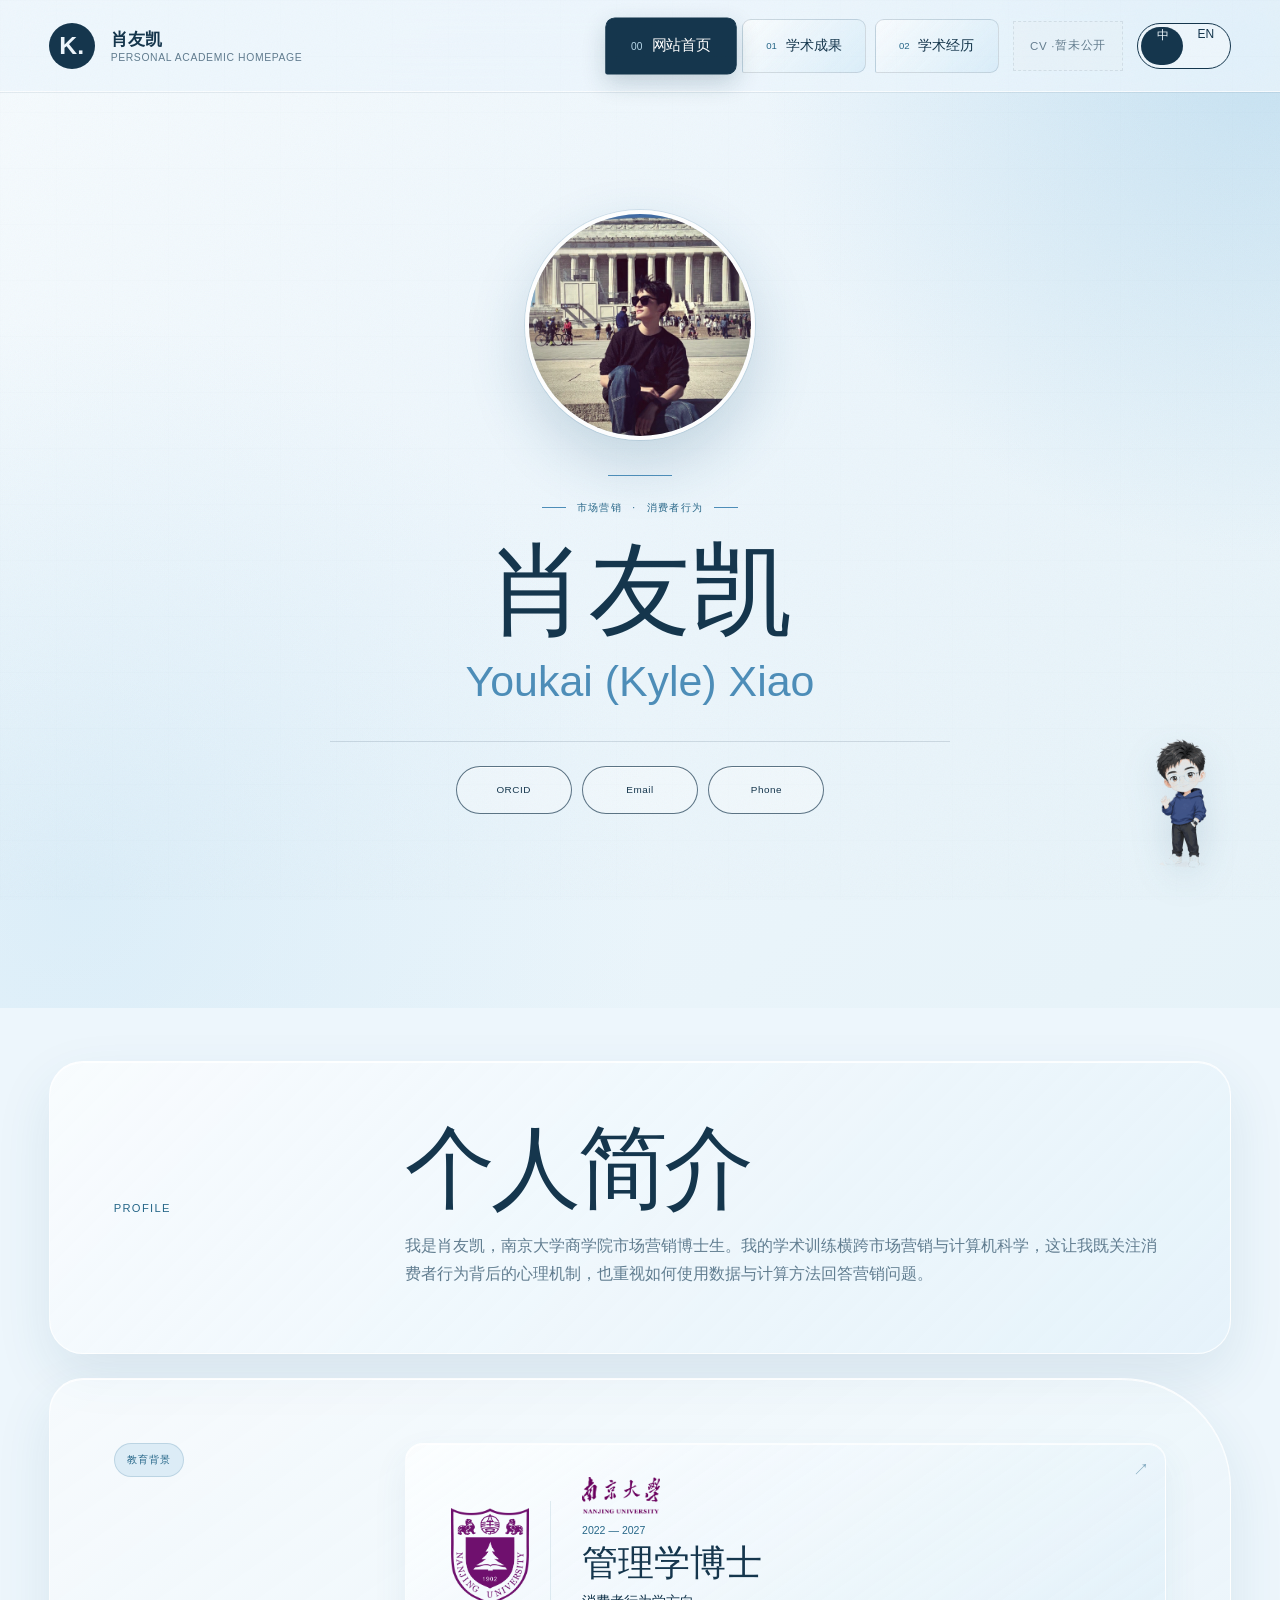
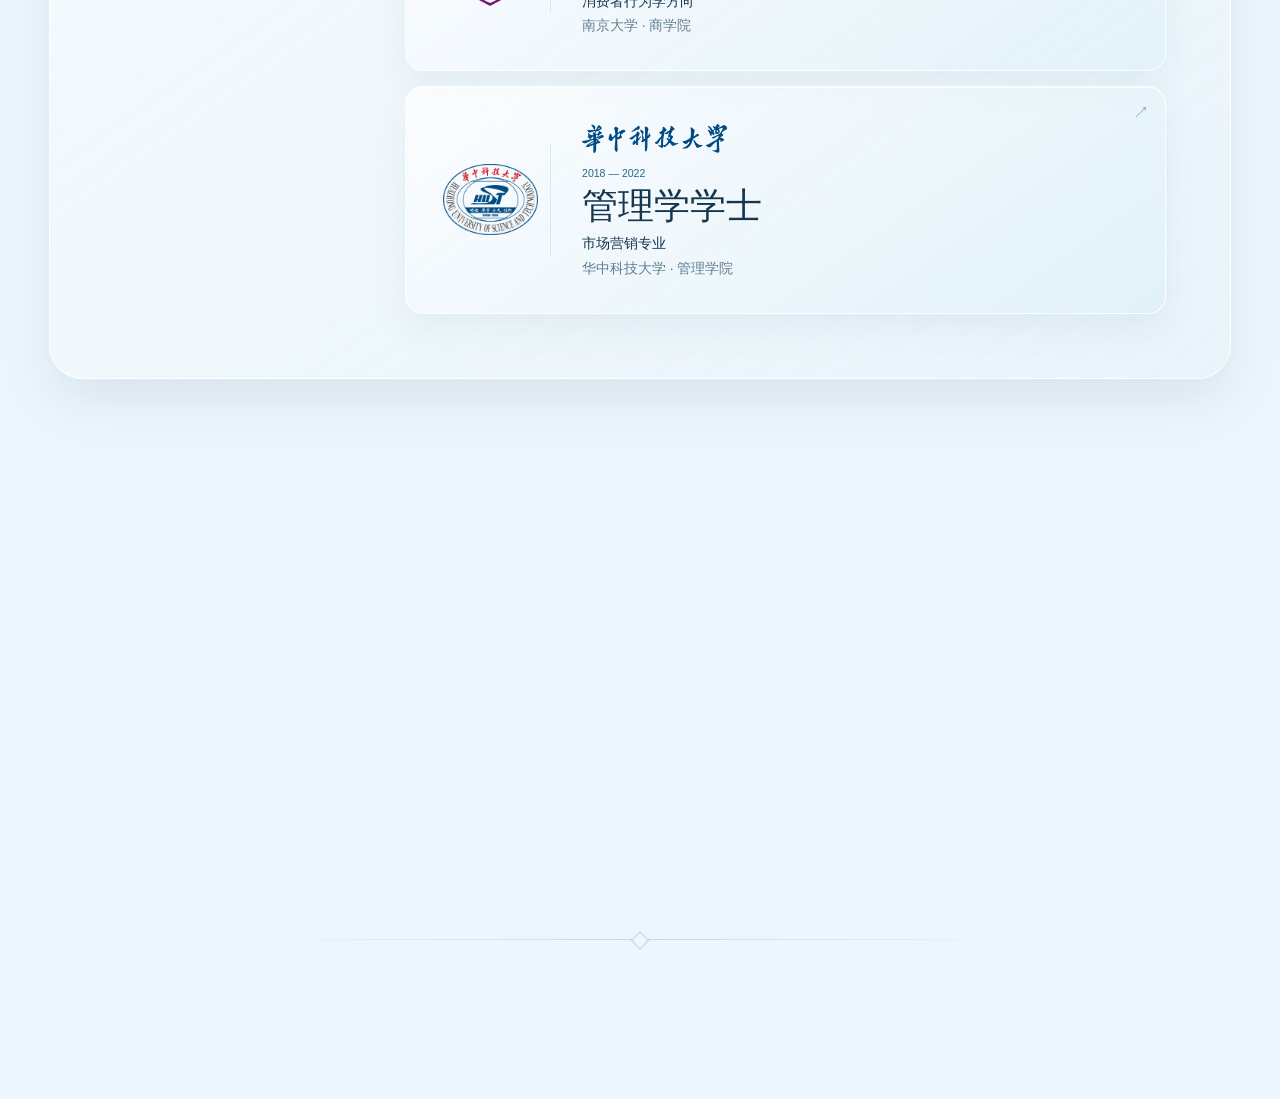
<file: index.html>
<!doctype html>
<html lang="zh-CN" data-language="zh">
  <head>
    <meta charset="UTF-8" />
    <meta name="viewport" content="width=device-width, initial-scale=1.0" />
    <meta name="description" content="肖友凯（Youkai Kyle Xiao）的个人学术主页。" />
    <meta name="theme-color" content="#edf6fc" />
    <title>肖友凯 — 学术主页</title>
    <link rel="preconnect" href="https://fonts.googleapis.com" />
    <link rel="preconnect" href="https://fonts.gstatic.com" crossorigin />
    <link href="https://fonts.googleapis.com/css2?family=DM+Mono:wght@400;500&family=DM+Sans:wght@400;500;600&family=Instrument+Serif:ital@0;1&family=Noto+Sans+SC:wght@400;500;600&display=swap" rel="stylesheet" />
    <link rel="stylesheet" href="styles.css?v=mobile-education-3" />
    <script src="script.js" defer></script>
  </head>
  <body data-title-zh="肖友凯 — 学术主页" data-title-en="Kyle Xiao — Academic Homepage">
    <header class="site-header">
      <a class="brand" href="index.html">
        <span class="brand-mark">K.</span>
        <span class="brand-copy"><strong data-zh="肖友凯" data-en="Kyle Xiao">肖友凯</strong><small>PERSONAL ACADEMIC HOMEPAGE</small></span>
      </a>
      <div class="header-actions">
        <button class="language-toggle" type="button" aria-label="切换至英文">
          <span class="language-indicator" aria-hidden="true"></span>
          <span class="language-option" data-language="zh">中</span>
          <span class="language-option" data-language="en">EN</span>
        </button>
      </div>
    </header>

    <main class="cover home-scroll-target" id="home" data-section="index.html">
      <section class="cover-profile reveal">
        <div class="cover-portrait">
          <img src="图像资源/头像.jpg" alt="肖友凯的个人照片" data-zh-alt="肖友凯的个人照片" data-en-alt="Portrait of Youkai (Kyle) Xiao" />
        </div>
        <div class="profile-copy">
          <p class="eyebrow" data-zh="市场营销 · 消费者行为" data-en="MARKETING · CONSUMER BEHAVIOR">市场营销 · 消费者行为</p>
          <h1 class="bilingual-name" aria-label="肖友凯, Youkai (Kyle) Xiao">
            <span class="name-zh">肖友凯</span>
            <span class="name-en">Youkai (Kyle) Xiao</span>
          </h1>
          <div class="profile-links">
            <button class="pill-link contact-toggle" type="button" aria-expanded="false" data-contact-label="ORCID" data-contact-value="0000-0003-2931-7354" data-contact-href="https://orcid.org/0000-0003-2931-7354">ORCID</button>
            <button class="pill-link contact-toggle" type="button" aria-expanded="false" data-contact-label="Email" data-contact-value="youkaixiao@smail.nju.edu.cn" data-contact-href="mailto:youkaixiao@smail.nju.edu.cn">Email</button>
            <button class="pill-link contact-toggle" type="button" aria-expanded="false" data-contact-label="Phone" data-contact-value="(+86) 13986695153" data-contact-href="tel:+8613986695153">Phone</button>
          </div>
          <div class="contact-detail-display" aria-live="polite" hidden><span class="contact-detail-label"></span><a class="contact-detail-value"></a></div>
        </div>
      </section>

    </main>

    <section class="home-info home-scroll-target reveal" id="profile">
      <div class="home-section-heading"><span class="page-number">PROFILE</span><div><h2 data-zh="个人简介" data-en="Profile">个人简介</h2><p data-zh="我是肖友凯，南京大学商学院市场营销博士生。我的学术训练横跨市场营销与计算机科学，这让我既关注消费者行为背后的心理机制，也重视如何使用数据与计算方法回答营销问题。" data-en="I am Youkai (Kyle) Xiao, a PhD candidate in Marketing at Nanjing University Business School. My training spans marketing and computer science, shaping my interest in both the psychological mechanisms behind consumer behavior and the use of data and computational methods in marketing research.">我是肖友凯，南京大学商学院市场营销博士生。我的学术训练横跨市场营销与计算机科学，这让我既关注消费者行为背后的心理机制，也重视如何使用数据与计算方法回答营销问题。</p></div></div>
      <section class="home-education"><span class="content-label" data-zh="教育背景" data-en="EDUCATION">教育背景</span><div class="school-list">
        <a class="school-card" href="https://nubs.nju.edu.cn/main.htm" target="_blank" rel="noreferrer" aria-label="访问南京大学商学院官网"><img class="school-card-mark" src="图像资源/南大标识.png" alt="南京大学标识" /><div class="school-card-copy"><p class="school-card-year">2022 — 2027</p><h3 data-zh="管理学博士" data-en="Ph.D. in Management">管理学博士</h3><p class="school-card-major" data-zh="消费者行为学方向" data-en="Consumer Behavior">消费者行为学方向</p><p class="school-card-institution" data-zh="南京大学 · 商学院" data-en="Business School, Nanjing University">南京大学 · 商学院</p></div><img class="school-card-name" src="图像资源/南大名字.png" alt="南京大学" /><span class="school-card-arrow" aria-hidden="true">↗</span></a>
        <a class="school-card" href="http://cm.hust.edu.cn/index.htm" target="_blank" rel="noreferrer" aria-label="访问华中科技大学管理学院官网"><img class="school-card-mark" src="图像资源/华科标识.png" alt="华中科技大学标识" /><div class="school-card-copy"><p class="school-card-year">2018 — 2022</p><h3 data-zh="管理学学士" data-en="Bachelor of Management">管理学学士</h3><p class="school-card-major" data-zh="市场营销专业" data-en="Marketing">市场营销专业</p><p class="school-card-institution" data-zh="华中科技大学 · 管理学院" data-en="School of Management, Huazhong University of Science and Technology">华中科技大学 · 管理学院</p></div><img class="school-card-name" src="图像资源/华科名字.png" alt="华中科技大学" /><span class="school-card-arrow" aria-hidden="true">↗</span></a>
      </div></section>
    </section>

    <section class="home-info home-info-research home-scroll-target reveal" id="research">
      <div class="home-section-heading compact"><span class="page-number">RESEARCH</span><div><h2 data-zh="研究兴趣" data-en="Research Interests">研究兴趣</h2></div></div>
      <div class="interest-grid compact-interest-grid">
        <article class="interest-item"><h3 data-zh="消费者心理" data-en="Consumer Psychology">消费者心理</h3></article><article class="interest-item"><h3 data-zh="感官营销" data-en="Sensory Marketing">感官营销</h3></article><article class="interest-item"><h3 data-zh="广告设计" data-en="Advertising Design">广告设计</h3></article><article class="interest-item"><h3 data-zh="行为决策" data-en="Behavioral Decision Making">行为决策</h3></article><article class="interest-item"><h3 data-zh="体验消费" data-en="Experiential Consumption">体验消费</h3></article><article class="interest-item"><h3 data-zh="健康消费" data-en="Health Consumption">健康消费</h3></article>
      </div>
    </section>

  </body>
</html>
</file>
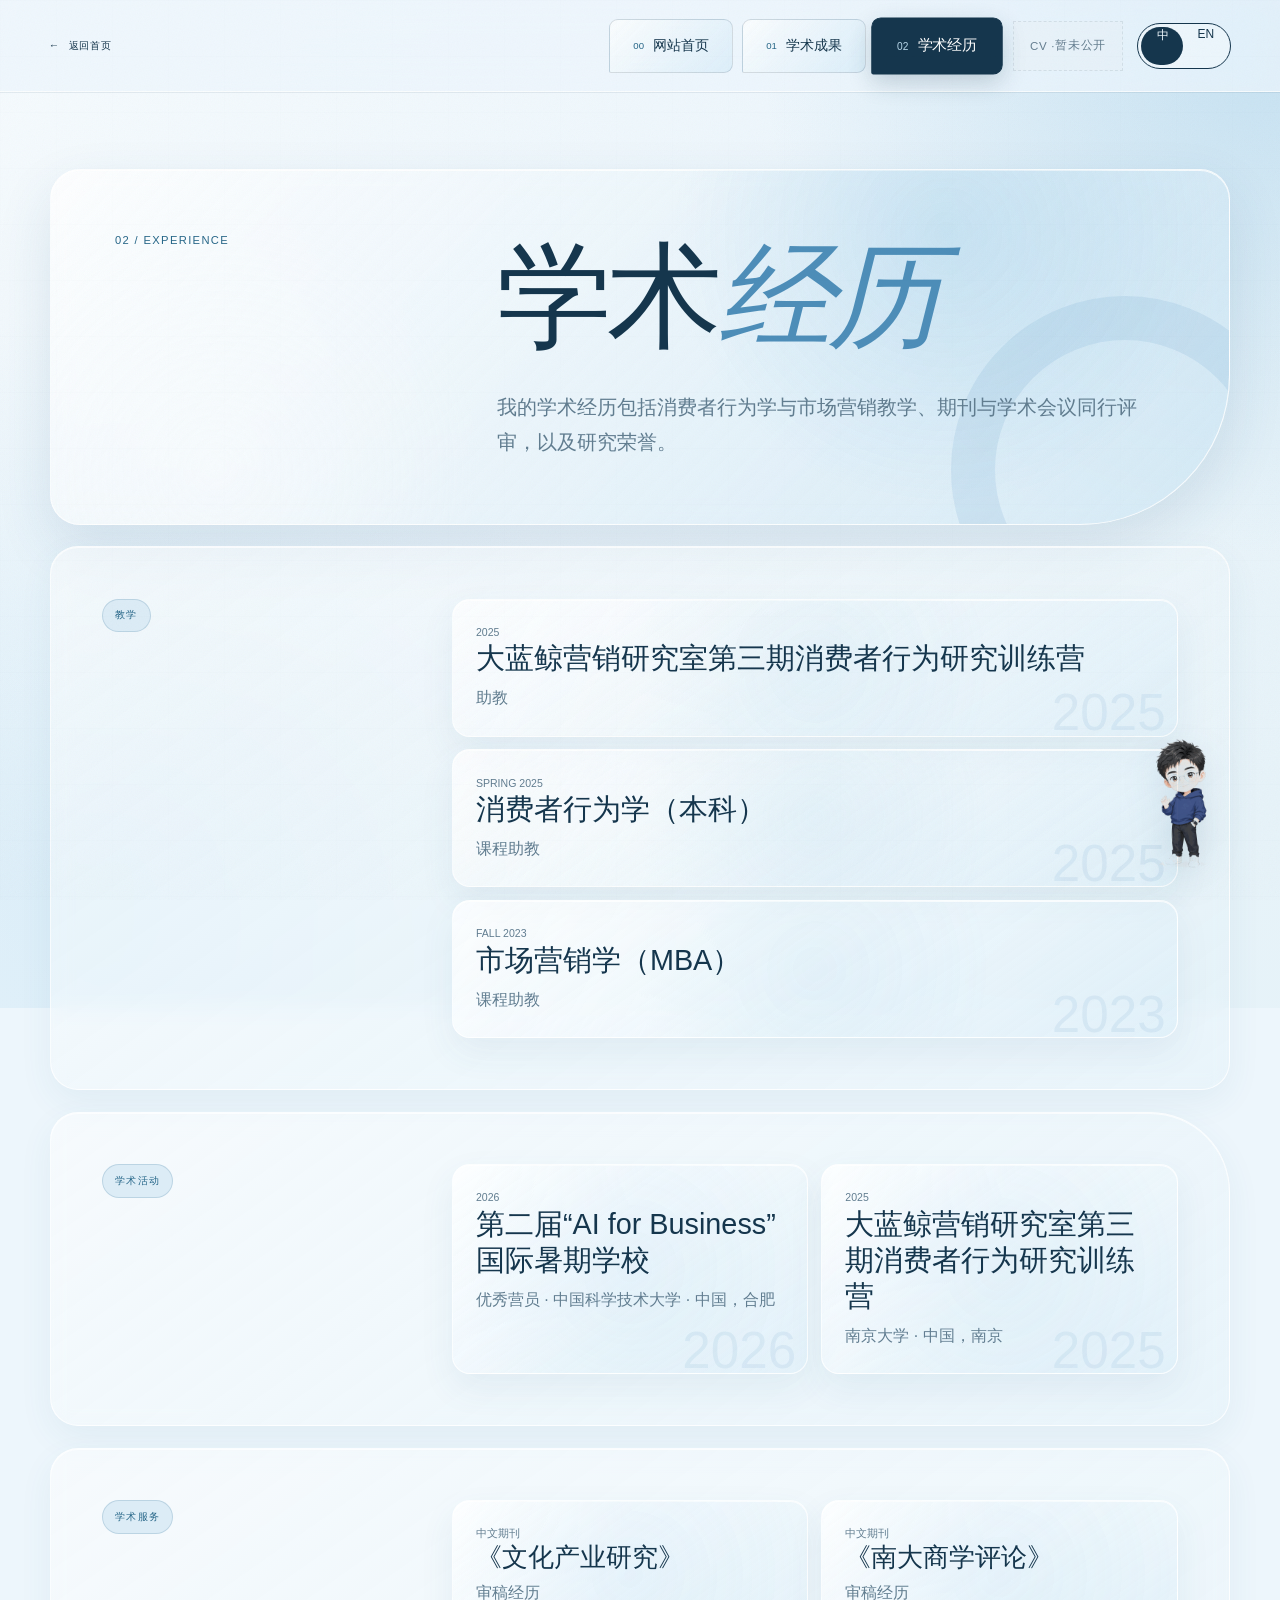
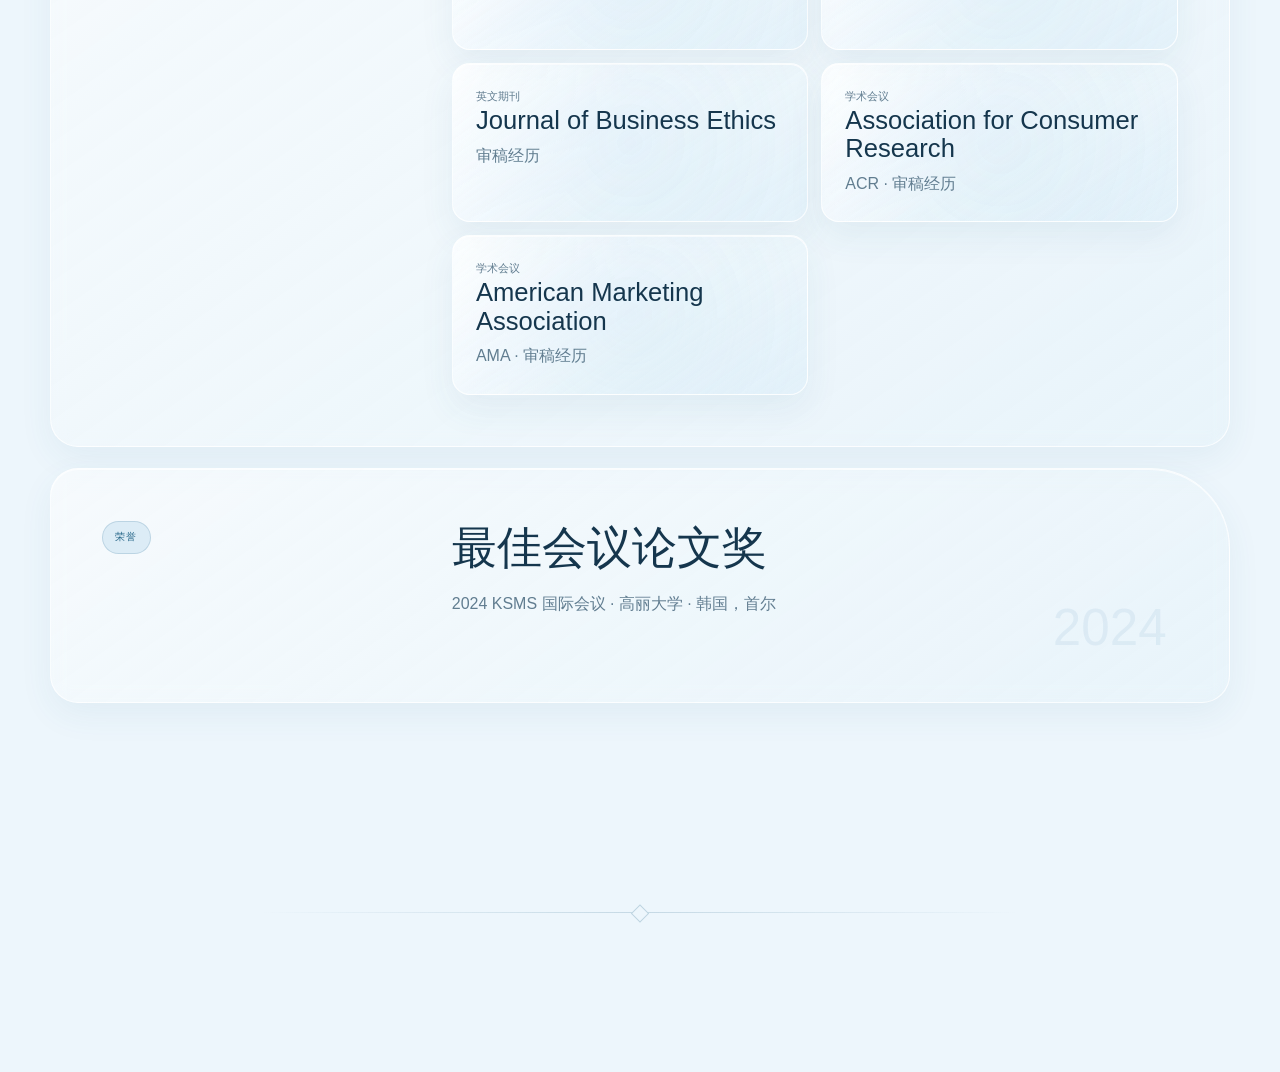
<file: experience.html>
<!doctype html><html lang="zh-CN" data-language="zh"><head>
  <meta charset="UTF-8" /><meta name="viewport" content="width=device-width, initial-scale=1.0" /><meta name="theme-color" content="#edf6fc" /><title>肖友凯的学术经历</title>
  <link rel="preconnect" href="https://fonts.googleapis.com" /><link rel="preconnect" href="https://fonts.gstatic.com" crossorigin /><link href="https://fonts.googleapis.com/css2?family=DM+Mono:wght@400;500&family=DM+Sans:wght@400;500;600&family=Instrument+Serif:ital@0;1&family=Noto+Sans+SC:wght@400;500;600&display=swap" rel="stylesheet" /><link rel="stylesheet" href="styles.css" /><script src="script.js" defer></script>
</head><body data-title-zh="肖友凯的学术经历" data-title-en="Kyle Xiao — Experience">
  <header class="site-header"><a class="back-home" href="index.html"><span>←</span><span data-zh="返回首页" data-en="BACK HOME">返回首页</span></a><div class="header-actions"><button class="language-toggle" type="button" aria-label="切换至英文"><span class="language-indicator"></span><span class="language-option" data-language="zh">中</span><span class="language-option" data-language="en">EN</span></button></div></header>
  <main class="page-main"><section class="page-hero reveal"><span class="page-number">02 / EXPERIENCE</span><div><h1 data-zh-html="学术<em>经历</em>" data-en-html="Academic <em>Experience</em>">学术<em>经历</em></h1><p class="page-lead" data-zh="我的学术经历包括消费者行为学与市场营销教学、期刊与学术会议同行评审，以及研究荣誉。" data-en="My academic experience includes teaching in consumer behavior and marketing, peer review for journals and academic conferences, and research recognition.">我的学术经历包括消费者行为学与市场营销教学、期刊与学术会议同行评审，以及研究荣誉。</p></div></section>
    <section class="content-section reveal"><span class="content-label" data-zh="教学" data-en="TEACHING">教学</span><div class="content-body"><article class="timeline-item"><p class="timeline-year">2025</p><h3 data-zh="大蓝鲸营销研究室第三期消费者行为研究训练营" data-en="Blue Whale Marketing Lab Consumer Behavior Research Camp, Cohort III">大蓝鲸营销研究室第三期消费者行为研究训练营</h3><p data-zh="助教" data-en="Teaching Assistant">助教</p></article><article class="timeline-item"><p class="timeline-year">SPRING 2025</p><h3 data-zh="消费者行为学（本科）" data-en="Consumer Behavior (Undergraduate)">消费者行为学（本科）</h3><p data-zh="课程助教" data-en="Teaching Assistant">课程助教</p></article><article class="timeline-item"><p class="timeline-year">FALL 2023</p><h3 data-zh="市场营销学（MBA）" data-en="Marketing (MBA)">市场营销学（MBA）</h3><p data-zh="课程助教" data-en="Teaching Assistant">课程助教</p></article></div></section>
    <section class="content-section reveal"><span class="content-label" data-zh="学术活动" data-en="ACADEMIC ACTIVITIES">学术活动</span><div class="content-body service-grid"><article class="timeline-item activity-item"><p class="timeline-year">2026</p><h3 data-zh="第二届“AI for Business”国际暑期学校" data-en="The 2nd AI for Business International Summer School">第二届“AI for Business”国际暑期学校</h3><p data-zh="优秀营员 · 中国科学技术大学 · 中国，合肥" data-en="Outstanding Participant · University of Science and Technology of China · Hefei, China">优秀营员 · 中国科学技术大学 · 中国，合肥</p></article><article class="timeline-item activity-item"><p class="timeline-year">2025</p><h3 data-zh="大蓝鲸营销研究室第三期消费者行为研究训练营" data-en="Blue Whale Marketing Lab Consumer Behavior Research Camp, Cohort III">大蓝鲸营销研究室第三期消费者行为研究训练营</h3><p data-zh="南京大学 · 中国，南京" data-en="Nanjing University · Nanjing, China">南京大学 · 中国，南京</p></article></div></section>
    <section class="content-section reveal"><span class="content-label" data-zh="学术服务" data-en="ACADEMIC SERVICE">学术服务</span><div class="content-body service-grid">
      <article class="timeline-item service-item"><p class="timeline-year" data-zh="中文期刊" data-en="CHINESE JOURNAL">中文期刊</p><h3>《文化产业研究》</h3><p data-zh="审稿经历" data-en="Review experience">审稿经历</p></article>
      <article class="timeline-item service-item"><p class="timeline-year" data-zh="中文期刊" data-en="CHINESE JOURNAL">中文期刊</p><h3>《南大商学评论》</h3><p data-zh="审稿经历" data-en="Review experience">审稿经历</p></article>
      <article class="timeline-item service-item"><p class="timeline-year" data-zh="英文期刊" data-en="ENGLISH JOURNAL">英文期刊</p><h3>Journal of Business Ethics</h3><p data-zh="审稿经历" data-en="Review experience">审稿经历</p></article>
      <article class="timeline-item service-item"><p class="timeline-year" data-zh="学术会议" data-en="ACADEMIC CONFERENCE">学术会议</p><h3>Association for Consumer Research</h3><p>ACR · <span data-zh="审稿经历" data-en="Review experience">审稿经历</span></p></article>
      <article class="timeline-item service-item"><p class="timeline-year" data-zh="学术会议" data-en="ACADEMIC CONFERENCE">学术会议</p><h3>American Marketing Association</h3><p>AMA · <span data-zh="审稿经历" data-en="Review experience">审稿经历</span></p></article>
    </div></section>
    <section class="content-section reveal"><span class="content-label" data-zh="荣誉" data-en="HONORS">荣誉</span><div class="content-body year-card" data-year="2024"><h2 data-zh="最佳会议论文奖" data-en="Best Conference Paper Award">最佳会议论文奖</h2><p data-zh="2024 KSMS 国际会议 · 高丽大学 · 韩国，首尔" data-en="2024 KSMS International Conference · Korea University · Seoul, South Korea">2024 KSMS 国际会议 · 高丽大学 · 韩国，首尔</p></div></section>
  </main>
</body></html>
</file>
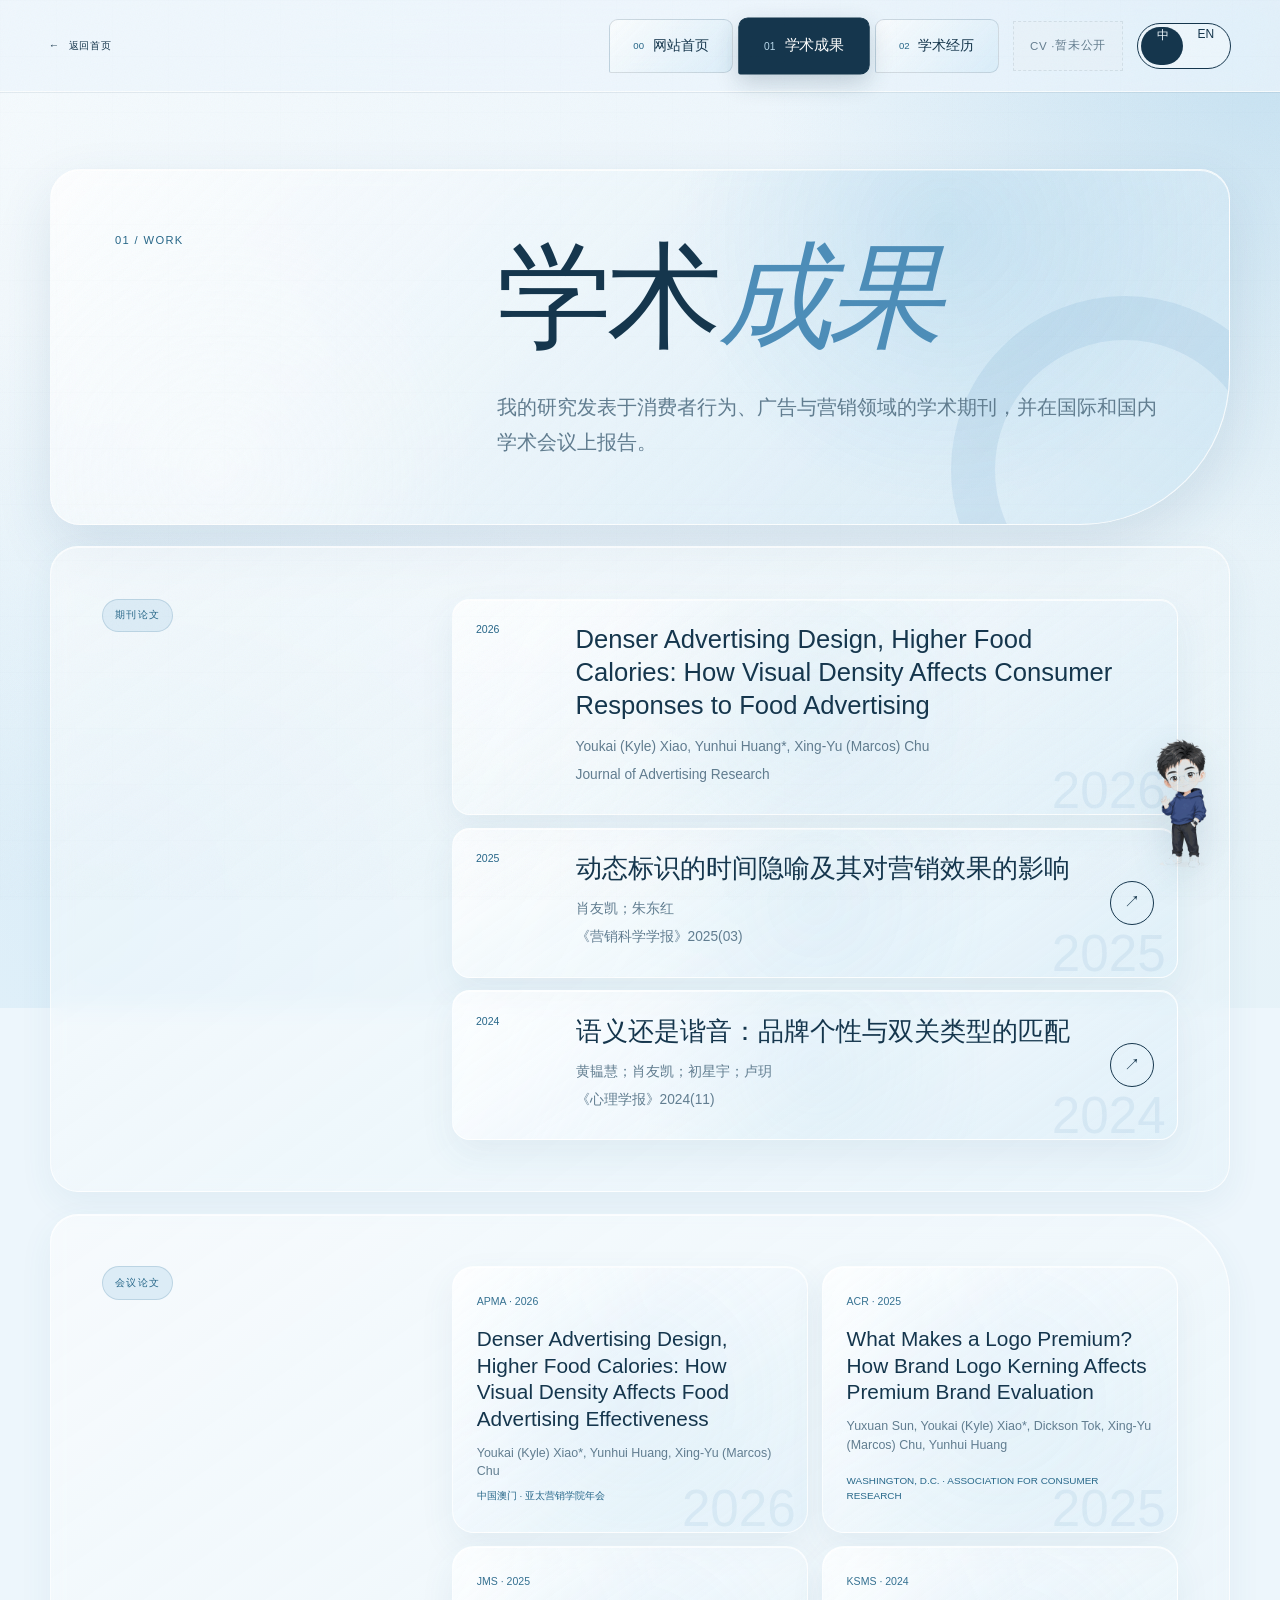
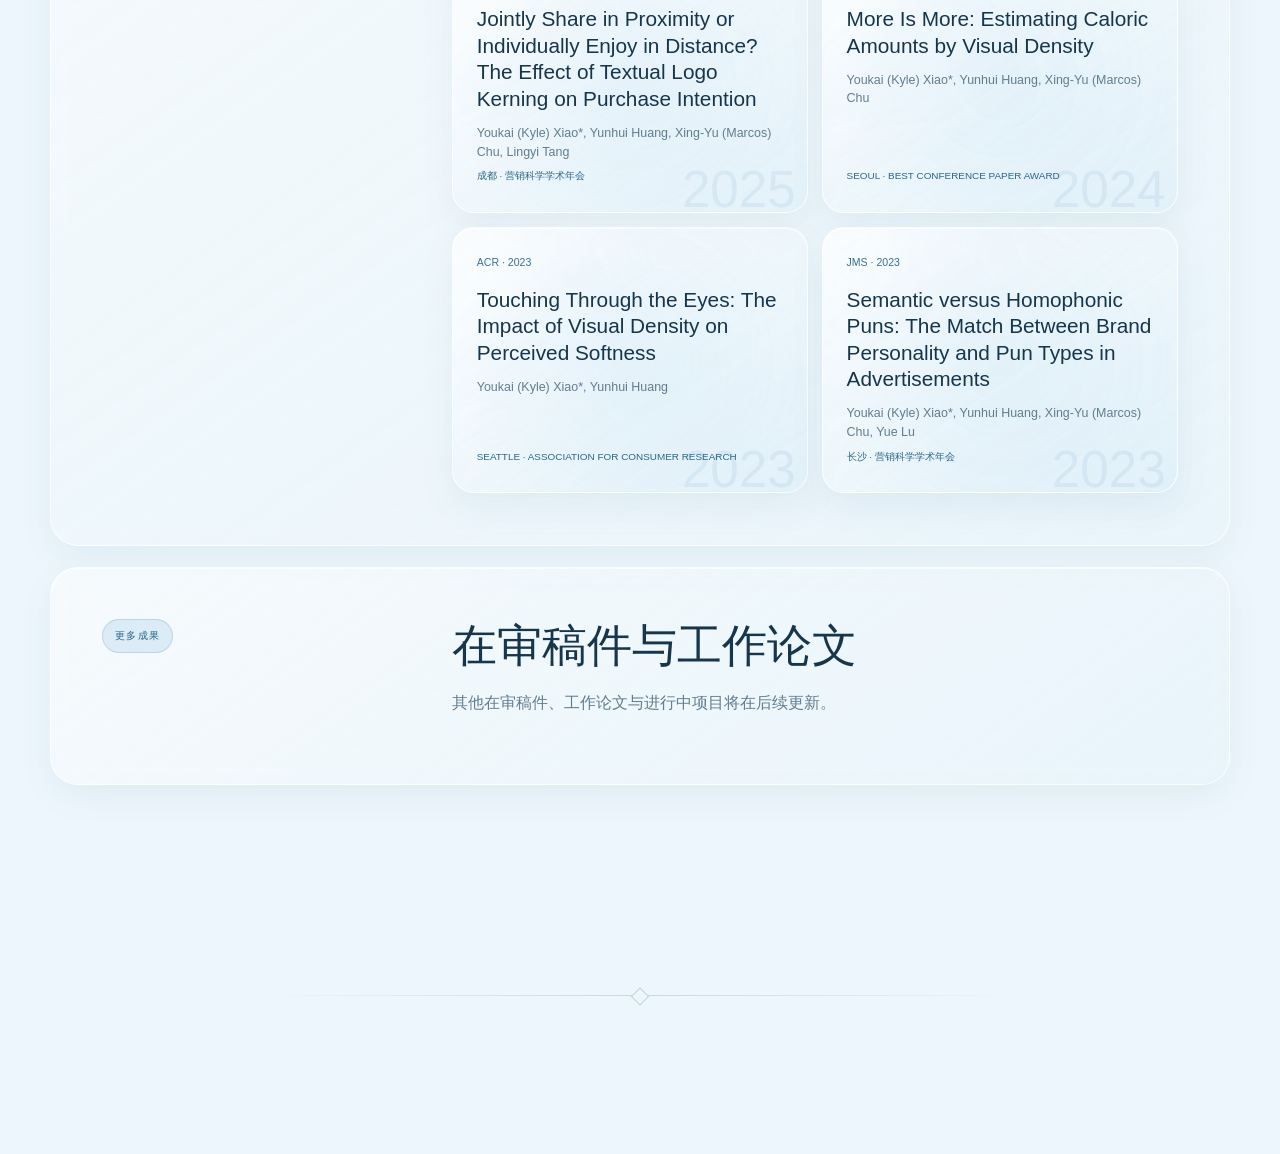
<file: publications.html>
<!doctype html><html lang="zh-CN" data-language="zh"><head>
  <meta charset="UTF-8" /><meta name="viewport" content="width=device-width, initial-scale=1.0" /><meta name="theme-color" content="#edf6fc" /><title>肖友凯的学术成果</title>
  <link rel="preconnect" href="https://fonts.googleapis.com" /><link rel="preconnect" href="https://fonts.gstatic.com" crossorigin /><link href="https://fonts.googleapis.com/css2?family=DM+Mono:wght@400;500&family=DM+Sans:wght@400;500;600&family=Instrument+Serif:ital@0;1&family=Noto+Sans+SC:wght@400;500;600&display=swap" rel="stylesheet" /><link rel="stylesheet" href="styles.css" /><script src="script.js" defer></script>
</head><body data-title-zh="肖友凯的学术成果" data-title-en="Kyle Xiao — Publications">
  <header class="site-header"><a class="back-home" href="index.html"><span>←</span><span data-zh="返回首页" data-en="BACK HOME">返回首页</span></a><div class="header-actions"><button class="language-toggle" type="button" aria-label="切换至英文"><span class="language-indicator"></span><span class="language-option" data-language="zh">中</span><span class="language-option" data-language="en">EN</span></button></div></header>
  <main class="page-main"><section class="page-hero reveal"><span class="page-number">01 / WORK</span><div><h1 data-zh-html="学术<em>成果</em>" data-en-html="Selected <em>Work</em>">学术<em>成果</em></h1><p class="page-lead" data-zh="我的研究发表于消费者行为、广告与营销领域的学术期刊，并在国际和国内学术会议上报告。" data-en="My work appears in journals across consumer behavior, advertising, and marketing, and has been presented at international and national conferences.">我的研究发表于消费者行为、广告与营销领域的学术期刊，并在国际和国内学术会议上报告。</p></div></section>
    <section class="content-section reveal"><span class="content-label" data-zh="期刊论文" data-en="JOURNAL ARTICLES">期刊论文</span><div class="content-body">
      <article class="publication-item"><span class="publication-year">2026</span><div><h2>Denser Advertising Design, Higher Food Calories: How Visual Density Affects Consumer Responses to Food Advertising</h2><p>Youkai (Kyle) Xiao, Yunhui Huang*, Xing-Yu (Marcos) Chu</p><p>Journal of Advertising Research</p></div><span></span></article>
      <article class="publication-item"><span class="publication-year">2025</span><div><h2 data-zh="动态标识的时间隐喻及其对营销效果的影响" data-en="The Temporal Metaphor of Animated Logos and Its Influence on Marketing Effectiveness">动态标识的时间隐喻及其对营销效果的影响</h2><p data-zh="肖友凯；朱东红" data-en="Youkai (Kyle) Xiao, Donghong Zhu*">肖友凯；朱东红</p><p data-zh="《营销科学学报》2025(03)" data-en="Journal of Marketing Science, 2025(03)">《营销科学学报》2025(03)</p></div><a class="round-link" href="https://kns.cnki.net/kcms2/article/abstract?v=myyot3CgzEo1CDJ8a0gveaJnaEwQAXywF2UildMaMBefoq5PpcsJe9HCF5RKduEWD7tXuJRg2lttQpEk_wo8UdUOdZ7T-HzEecH8AD1U_xPqcG7WPDcpnyl5clTQJzhtVMS0WsRxepv-GbcIRwjoi4AiATSAQMHr&uniplatform=NZKPT&language=CHS" target="_blank" rel="noreferrer" aria-label="查看论文">↗</a></article>
      <article class="publication-item"><span class="publication-year">2024</span><div><h2 data-zh="语义还是谐音：品牌个性与双关类型的匹配" data-en="Semantic versus Homophonic Puns: The Match Between Brand Personality and Pun Types in Advertisements">语义还是谐音：品牌个性与双关类型的匹配</h2><p data-zh="黄韫慧；肖友凯；初星宇；卢玥" data-en="Yunhui Huang, Youkai (Kyle) Xiao, Xing-Yu (Marcos) Chu*, Yue Lu">黄韫慧；肖友凯；初星宇；卢玥</p><p data-zh="《心理学报》2024(11)" data-en="Acta Psychologica Sinica, 2024(11)">《心理学报》2024(11)</p></div><a class="round-link" href="https://kns.cnki.net/kcms2/article/abstract?v=myyot3CgzEo1CDJ8a0gveaJnaEwQAXywF2UildMaMBcN8IxKLIPdeUQSyz_rs76t__b8ISbt6ImDzejApGGZIZcSCP3l4JJ_hU2B8LdYsFi0SbXVUq7-krLIYSbqnCLoFcbUKvM8q3BRXPtGm4DQaf30rK1wg1CW&uniplatform=NZKPT&language=CHS" target="_blank" rel="noreferrer" aria-label="查看论文">↗</a></article>
    </div></section>
    <section class="content-section reveal"><span class="content-label" data-zh="会议论文" data-en="CONFERENCE PAPERS">会议论文</span><div class="content-body conference-grid">
      <article class="conference-item" data-year="2026"><div><span class="publication-year">APMA · 2026</span><h3>Denser Advertising Design, Higher Food Calories: How Visual Density Affects Food Advertising Effectiveness</h3><p>Youkai (Kyle) Xiao*, Yunhui Huang, Xing-Yu (Marcos) Chu</p></div><p class="conference-venue" data-zh="中国澳门 · 亚太营销学院年会" data-en="MACAO, CHINA · ASIA-PACIFIC MARKETING ACADEMY ANNUAL CONFERENCE">中国澳门 · 亚太营销学院年会</p></article>
      <article class="conference-item" data-year="2025"><div><span class="publication-year">ACR · 2025</span><h3>What Makes a Logo Premium? How Brand Logo Kerning Affects Premium Brand Evaluation</h3><p>Yuxuan Sun, Youkai (Kyle) Xiao*, Dickson Tok, Xing-Yu (Marcos) Chu, Yunhui Huang</p></div><p class="conference-venue">WASHINGTON, D.C. · ASSOCIATION FOR CONSUMER RESEARCH</p></article>
      <article class="conference-item" data-year="2025"><div><span class="publication-year">JMS · 2025</span><h3>Jointly Share in Proximity or Individually Enjoy in Distance? The Effect of Textual Logo Kerning on Purchase Intention</h3><p>Youkai (Kyle) Xiao*, Yunhui Huang, Xing-Yu (Marcos) Chu, Lingyi Tang</p></div><p class="conference-venue" data-zh="成都 · 营销科学学术年会" data-en="CHENGDU · JOURNAL OF MARKETING SCIENCE CONFERENCE">成都 · 营销科学学术年会</p></article>
      <article class="conference-item" data-year="2024"><div><span class="publication-year">KSMS · 2024</span><h3>More Is More: Estimating Caloric Amounts by Visual Density</h3><p>Youkai (Kyle) Xiao*, Yunhui Huang, Xing-Yu (Marcos) Chu</p></div><p class="conference-venue">SEOUL · BEST CONFERENCE PAPER AWARD</p></article>
      <article class="conference-item" data-year="2023"><div><span class="publication-year">ACR · 2023</span><h3>Touching Through the Eyes: The Impact of Visual Density on Perceived Softness</h3><p>Youkai (Kyle) Xiao*, Yunhui Huang</p></div><p class="conference-venue">SEATTLE · ASSOCIATION FOR CONSUMER RESEARCH</p></article>
      <article class="conference-item" data-year="2023"><div><span class="publication-year">JMS · 2023</span><h3>Semantic versus Homophonic Puns: The Match Between Brand Personality and Pun Types in Advertisements</h3><p>Youkai (Kyle) Xiao*, Yunhui Huang, Xing-Yu (Marcos) Chu, Yue Lu</p></div><p class="conference-venue" data-zh="长沙 · 营销科学学术年会" data-en="CHANGSHA · JOURNAL OF MARKETING SCIENCE CONFERENCE">长沙 · 营销科学学术年会</p></article>
    </div></section>
    <section class="content-section reveal"><span class="content-label" data-zh="更多成果" data-en="MORE WORK">更多成果</span><div class="content-body"><h2 data-zh="在审稿件与工作论文" data-en="Manuscripts & working papers">在审稿件与工作论文</h2><p data-zh="其他在审稿件、工作论文与进行中项目将在后续更新。" data-en="Additional manuscripts under review, working papers, and research in progress will be added in a future update.">其他在审稿件、工作论文与进行中项目将在后续更新。</p></div></section>
  </main>
</body></html>
</file>
<file: styles.css>
:root {
  --paper: #edf6fc;
  --paper-deep: #dcecf6;
  --surface: rgba(255, 255, 255, .58);
  --ink: #15364d;
  --muted: #617d90;
  --blue: #4d8eb9;
  --blue-dark: #276789;
  --line: rgba(21, 54, 77, .16);
  --shadow-soft: 0 22px 55px rgba(31, 86, 122, .12);
  --shadow-lift: 0 28px 70px rgba(31, 86, 122, .18);
  --serif: Arial, sans-serif;
  --sans: Arial, sans-serif;
  --mono: Arial, sans-serif;
  --gutter: clamp(1.2rem, 3.8vw, 4.5rem);
}

* { box-sizing: border-box; }
html { scroll-behavior: smooth; }
body { margin: 0; min-height: 100vh; background: var(--paper); color: var(--ink); font-family: var(--sans); -webkit-font-smoothing: antialiased; }
.text-zh { font-family: "Yuanti SC", "圆体-简", "STYuanti-SC-Regular", sans-serif !important; }
.text-latin { font-family: Arial, sans-serif !important; }
body::before { content: ""; position: fixed; inset: -12%; z-index: -2; background: radial-gradient(circle at 78% 12%, rgba(115, 181, 220, .3), transparent 28%), radial-gradient(circle at 13% 82%, rgba(173, 215, 238, .28), transparent 32%), linear-gradient(135deg, #f8fcfe 0%, var(--paper) 46%, #e5f2f8 100%); background-size: 115% 115%, 110% 110%, 100% 100%; animation: ambientShift 22s ease-in-out infinite alternate; }
body::after { content: ""; position: fixed; inset: 0; z-index: 100; pointer-events: none; opacity: .2; background-image: linear-gradient(rgba(21,54,77,.04) 1px, transparent 1px), linear-gradient(90deg, rgba(21,54,77,.028) 1px, transparent 1px), url("data:image/svg+xml,%3Csvg viewBox='0 0 180 180' xmlns='http://www.w3.org/2000/svg'%3E%3Cfilter id='n'%3E%3CfeTurbulence type='fractalNoise' baseFrequency='.85' numOctaves='3' stitchTiles='stitch'/%3E%3C/filter%3E%3Crect width='100%25' height='100%25' opacity='.18' filter='url(%23n)'/%3E%3C/svg%3E"); background-size: 56px 56px, 56px 56px, 180px 180px; mix-blend-mode: multiply; }
a { color: inherit; text-decoration: none; }
button { color: inherit; font: inherit; }
.sr-only { position: absolute; width: 1px; height: 1px; padding: 0; overflow: hidden; clip: rect(0,0,0,0); white-space: nowrap; border: 0; }

.site-header { height: 92px; padding: 0 var(--gutter); display: flex; align-items: center; justify-content: space-between; border-bottom: 1px solid rgba(255,255,255,.7); box-shadow: 0 1px 0 rgba(21,54,77,.08); }
.detail-page .site-header { position: sticky; top: 0; z-index: 30; background: rgba(237, 246, 252, .72); backdrop-filter: blur(20px) saturate(1.2); }
.home-page .site-header { position: sticky; top: 0; z-index: 30; background: rgba(237,246,252,.74); backdrop-filter: blur(20px) saturate(1.2); }
.brand { display: flex; align-items: center; gap: 1rem; font-size: 1.05rem; font-weight: 600; }
.brand-mark { display: grid; place-items: center; width: 46px; height: 46px; border-radius: 50%; background: var(--ink); color: var(--paper); font-family: var(--serif); font-size: 1.55rem; }
.brand-copy { display: grid; gap: .08rem; }
.brand-copy small { color: var(--muted); font-family: var(--mono); font-size: .65rem; font-weight: 400; letter-spacing: .06em; }
.header-actions { display: flex; align-items: center; gap: .9rem; }
.header-link { min-height: 50px; padding: .75rem 1rem; border: 1px solid var(--line); font-family: var(--mono); font-size: .72rem; letter-spacing: .06em; text-transform: uppercase; transition: background .2s; }
.header-link:hover { background: rgba(255,255,255,.55); }
.section-nav { display: flex; align-items: center; gap: .55rem; }
.section-switch { min-width: 124px; height: 54px; padding: 0 1rem; display: flex; align-items: center; justify-content: center; gap: .55rem; border: 1px solid var(--line); border-radius: 9px 9px 9px 2px; background: linear-gradient(135deg, rgba(255,255,255,.68), rgba(204,231,246,.5)); font-size: .86rem; transition: transform .2s, border-color .2s, box-shadow .2s, background .2s, color .2s; }
.section-switch small { color: var(--blue-dark); font-family: var(--mono); font-size: .6rem; }
.section-switch:hover { transform: translateY(-2px); border-color: rgba(39,103,137,.4); box-shadow: 0 8px 20px rgba(54,110,145,.12); }
.section-switch.is-current { transform: scale(1.06); border-color: var(--ink); background: var(--ink); color: #fff; box-shadow: 0 8px 22px rgba(21,54,77,.2); }
.section-switch.is-current small { color: #b9d9eb; }
.language-toggle { position: relative; display: grid; grid-template-columns: 1fr 1fr; width: 94px; height: 46px; padding: 3px; border: 1px solid var(--ink); border-radius: 999px; background: rgba(255,255,255,.35); cursor: pointer; font-family: var(--mono); font-size: .75rem; }
.language-indicator { position: absolute; top: 3px; left: 3px; width: 42px; height: 38px; border-radius: 999px; background: var(--ink); transition: transform .25s ease; }
.language-option { position: relative; z-index: 1; display: grid; place-items: center; transition: color .25s ease; }
html[data-language="zh"] .language-option[data-language="zh"], html[data-language="en"] .language-option[data-language="en"] { color: var(--paper); }
html[data-language="en"] .language-indicator { transform: translateX(46px); }

.cover { min-height: calc(100svh - 92px); padding: clamp(2rem, 5vh, 4.5rem) var(--gutter); display: grid; grid-template-columns: minmax(0, .95fr) minmax(480px, 1.05fr); gap: clamp(2rem, 5vw, 6rem); align-items: stretch; }
.home-scroll-target { scroll-margin-top: 88px; }
.home-chapter { position: relative; width: min(1320px, calc(100% - 2 * var(--gutter))); min-height: 100svh; margin: clamp(6rem, 13vh, 11rem) auto; padding: clamp(2rem, 4vw, 4rem); overflow: hidden; border: 1px solid rgba(255,255,255,.9); border-radius: 36px; background: linear-gradient(145deg, rgba(245,251,254,.92), rgba(194,225,242,.72)); box-shadow: 0 34px 90px rgba(31,86,122,.18), inset 0 1px 0 rgba(255,255,255,.9); }
.home-chapter:nth-of-type(2), .home-chapter:nth-of-type(3), .home-chapter:nth-of-type(4) { background: linear-gradient(145deg, rgba(245,251,254,.92), rgba(194,225,242,.72)); }
.home-chapter::before { display: none; }
.home-chapter::after { content: ""; position: absolute; inset: 0; pointer-events: none; background: radial-gradient(circle at 86% 10%, rgba(255,255,255,.6), transparent 28%); }
.home-chapter > * { position: relative; z-index: 1; }
.home-chapter > .page-hero { position: relative; min-height: clamp(340px, 42vh, 480px); display: block; padding: clamp(2rem, 4vw, 4rem); border: 0; border-radius: 0; background: transparent; box-shadow: none; backdrop-filter: none; }
.home-chapter > .page-hero::before, .home-chapter > .page-hero::after { display: none; }
.home-chapter > .page-hero .page-number { position: absolute; top: clamp(2rem, 4vw, 4rem); left: clamp(2rem, 4vw, 4rem); }
.home-chapter > .page-hero > div { position: absolute; inset: clamp(5.5rem, 9vw, 8rem) clamp(8rem, 20vw, 24rem) clamp(2rem, 4vw, 4rem); }
.home-chapter > .page-hero h1 { position: absolute; inset: 0; display: grid; grid-template-columns: 1fr 1fr; grid-template-rows: 1fr 1fr; font-size: clamp(4.6rem, 8vw, 8rem); line-height: 1.08; }
.home-chapter > .page-hero h1 > span { align-self: start; justify-self: start; white-space: nowrap; }
.home-chapter > .page-hero h1 > em { align-self: end; justify-self: end; max-width: none; text-align: right; white-space: nowrap; }
html[data-language="en"] .home-chapter > .page-hero h1 { font-size: clamp(3.25rem, 5vw, 5.4rem); }
.home-chapter > .content-section { border-width: 1px 0 0; border-radius: 0; background: rgba(255,255,255,.25); box-shadow: none; backdrop-filter: none; }
.home-chapter > .content-section:nth-of-type(odd) { border-radius: 0; }
.home-chapter > .page-hero, .home-chapter > .content-section { transition: transform .7s ease, box-shadow .7s ease, border-color .7s ease; }
.home-chapter.is-visible > .page-hero { animation: chapterArrival .8s ease both; }
.home-chapter.is-visible > .content-section { animation: chapterArrival .8s .12s ease both; }
@keyframes chapterArrival { from { opacity: 0; transform: translateY(28px) scale(.985); } to { opacity: 1; transform: none; } }
.cover-profile { display: grid; grid-template-columns: minmax(210px, .75fr) 1fr; gap: clamp(1.5rem, 3vw, 3rem); align-items: center; }
.cover-portrait { position: relative; height: min(69vh, 650px); min-height: 440px; overflow: hidden; border: 1px solid rgba(255,255,255,.85); border-radius: 180px 180px 12px 12px; box-shadow: var(--shadow-soft); }
.cover-portrait::before { content: ""; position: absolute; inset: 0; z-index: 1; background: linear-gradient(120deg, rgba(255,255,255,.36), transparent 30%, transparent 62%, rgba(117,191,213,.18)); mix-blend-mode: screen; pointer-events: none; }
.cover-portrait img { width: 100%; height: 100%; object-fit: cover; object-position: 51% 50%; filter: saturate(.75) contrast(1.02) brightness(1.05); transition: transform .8s ease; }
.cover-portrait:hover img { transform: scale(1.025); }
.cover-portrait::after { content: ""; position: absolute; inset: 55% 0 0; background: linear-gradient(transparent, rgba(18, 53, 76, .35)); }
.profile-copy { align-self: center; }
.eyebrow { display: flex; align-items: center; gap: .65rem; margin: 0 0 1.2rem; color: var(--blue-dark); font-family: var(--mono); font-size: .64rem; letter-spacing: .13em; text-transform: uppercase; }
.eyebrow::before { content: ""; width: 24px; height: 1px; background: var(--blue); }
.profile-copy h1 { margin: 0; font-family: var(--serif); font-weight: 400; }
.bilingual-name { display: flex; flex-direction: column; align-items: center; gap: 1.15rem; line-height: 1; }
.bilingual-name span { display: block; transition: color .35s ease, font-size .35s ease, opacity .35s ease, transform .35s ease; }
.bilingual-name .name-zh { font-size: clamp(5rem, 8vw, 8.5rem); color: var(--ink); }
.bilingual-name .name-en { font-size: clamp(2rem, 3.35vw, 3.75rem); color: var(--blue); }
html[data-language="en"] .bilingual-name .name-en { order: -1; max-width: 100%; font-size: clamp(3rem, 4.2vw, 4.5rem); color: var(--ink); white-space: nowrap; }
html[data-language="en"] .bilingual-name .name-zh { font-size: clamp(2.2rem, 3.5vw, 3.8rem); color: var(--blue); }
.welcome { margin: 2rem 0 0; font-family: var(--serif); font-size: clamp(1.65rem, 2.5vw, 2.6rem); line-height: 1.05; }
.role { max-width: 390px; margin: 1.1rem 0 0; color: var(--muted); line-height: 1.65; font-size: .92rem; }
.profile-links { display: flex; flex-wrap: nowrap; justify-content: center; gap: .65rem; margin-top: 2rem; }
.pill-link { padding: .72rem 1rem; border: 1px solid rgba(21,54,77,.68); border-radius: 99px; background: rgba(255,255,255,.3); box-shadow: inset 0 1px 0 rgba(255,255,255,.8); font-family: var(--mono); font-size: .62rem; letter-spacing: .05em; transition: background .2s, color .2s, transform .2s, box-shadow .2s; }
.pill-link:hover { transform: translateY(-2px); background: var(--ink); color: var(--paper); box-shadow: 0 12px 28px rgba(21,54,77,.18); }
.contact-toggle { width: 116px; height: 48px; padding: 0 .7rem; display: grid; place-items: center; flex: 0 0 116px; cursor: pointer; }
.contact-toggle.is-active { background: var(--ink); color: var(--paper); box-shadow: 0 12px 28px rgba(21,54,77,.18); }
.contact-detail-display { min-height: 2rem; margin: 1rem auto 0; display: flex; align-items: center; justify-content: center; gap: .6rem; color: var(--blue-dark); font-family: var(--mono); font-size: .72rem; }
.contact-detail-display[hidden] { display: none; }
.contact-detail-label { color: var(--muted); }
.contact-detail-label::after { content: ":"; }
.contact-detail-value { overflow-wrap: anywhere; }

.portal { display: grid; grid-template-columns: 1fr 1fr; gap: .55rem; }
.portal-card { --pointer-x: 50%; --pointer-y: 50%; position: relative; min-height: 0; padding: clamp(1.2rem, 2.4vw, 2.4rem); display: flex; flex-direction: column; justify-content: space-between; overflow: hidden; border: 1px solid rgba(255,255,255,.78); background: linear-gradient(145deg, rgba(255,255,255,.74), rgba(212,234,247,.46)); box-shadow: 0 14px 34px rgba(47,102,136,.09), inset 0 1px 0 rgba(255,255,255,.75); backdrop-filter: blur(10px); transition: transform .3s, box-shadow .3s, border-color .3s; }
.portal-card:nth-child(1) { border-radius: 52px 12px 12px 12px; }
.portal-card:nth-child(2) { border-radius: 12px 52px 12px 12px; }
.portal-card:nth-child(3) { border-radius: 12px 12px 12px 52px; }
.portal-card:nth-child(4) { border-radius: 12px 12px 52px 12px; }
.portal-card:hover { transform: translateY(-5px); border-color: rgba(255,255,255,.98); box-shadow: var(--shadow-lift), inset 0 1px 0 rgba(255,255,255,.92); }
.portal-card::before { content: ""; position: absolute; inset: 0; opacity: .32; background: radial-gradient(280px circle at var(--pointer-x) var(--pointer-y), rgba(108, 178, 219, .3), transparent 64%), linear-gradient(120deg, rgba(255,255,255,.42), transparent 42%); transition: opacity .35s; }
.portal-card:hover::before { opacity: 1; }
.portal-card::after { content: ""; position: absolute; inset: auto 1.1rem 1.1rem 1.1rem; height: 1px; background: linear-gradient(90deg, transparent, rgba(39,103,137,.26), transparent); opacity: .65; }
.card-top, .card-bottom { position: relative; z-index: 1; }
.card-index { font-family: var(--mono); font-size: .64rem; color: var(--blue-dark); }
.card-arrow { float: right; width: 34px; height: 34px; display: grid; place-items: center; border: 1px solid var(--line); border-radius: 50%; transition: transform .25s, background .25s, color .25s; }
.portal-card:hover .card-arrow { transform: translate(3px, -3px); background: var(--ink); color: var(--paper); }
.portal-card h2 { margin: 1rem 0 .65rem; font-family: var(--serif); font-size: clamp(1.9rem, 3vw, 3.4rem); font-weight: 400; line-height: .95; }
.portal-card p { max-width: 390px; margin: 0; color: var(--muted); font-size: .82rem; line-height: 1.55; }

.page-main { width: min(1180px, calc(100% - 2 * var(--gutter))); margin: 0 auto; padding: clamp(3rem, 6vw, 6rem) 0 7rem; }
.page-hero { position: relative; isolation: isolate; display: grid; grid-template-columns: 1fr 2fr; gap: 3rem; padding: clamp(2rem, 5vw, 4.5rem); overflow: hidden; border: 1px solid rgba(255,255,255,.82); border-radius: 30px 30px 150px 30px; background: linear-gradient(135deg, rgba(255,255,255,.78), rgba(197,226,243,.52)); box-shadow: var(--shadow-soft), inset 0 1px 0 rgba(255,255,255,.82); backdrop-filter: blur(10px); }
.page-hero::before { content: ""; position: absolute; z-index: -1; inset: 0; background: radial-gradient(circle at 76% 18%, rgba(108,178,219,.22), transparent 29%), radial-gradient(circle at 14% 84%, rgba(255,255,255,.42), transparent 25%); animation: heroGlow 14s ease-in-out infinite alternate; }
.page-hero::after { content: ""; position: absolute; z-index: -1; width: 260px; aspect-ratio: 1; right: -70px; bottom: -120px; border: 44px solid rgba(77,142,185,.12); border-radius: 50%; }
.page-number { font-family: var(--mono); color: var(--blue-dark); font-size: .7rem; letter-spacing: .12em; }
.page-hero h1 { margin: 0; font-family: var(--serif); font-size: clamp(4.3rem, 9vw, 9rem); line-height: 1.08; font-weight: 400; letter-spacing: -.04em; }
.page-hero h1 em { color: var(--blue); font-weight: 400; }
.page-lead { max-width: 780px; margin: 2rem 0 0; color: var(--muted); font-size: clamp(1.05rem, 1.6vw, 1.3rem); line-height: 1.7; }
.content-section { display: grid; grid-template-columns: minmax(170px, 3fr) minmax(0, 7fr); gap: clamp(1.5rem, 3vw, 2.5rem); margin-top: 1.35rem; padding: clamp(2rem, 4vw, 3.5rem); border: 1px solid rgba(255,255,255,.74); border-radius: 28px; background: linear-gradient(145deg, rgba(255,255,255,.5), rgba(225,241,248,.34)); box-shadow: 0 12px 34px rgba(48,105,139,.065), inset 0 1px 0 rgba(255,255,255,.7); backdrop-filter: blur(10px); }
.content-section:nth-of-type(odd) { border-radius: 28px 80px 28px 28px; }
.content-label { align-self: start; width: fit-content; padding: .55rem .75rem; border: 1px solid rgba(39,103,137,.18); border-radius: 99px; background: var(--paper-deep); font-family: var(--mono); color: var(--blue-dark); font-size: .62rem; letter-spacing: .12em; text-transform: uppercase; }
.content-body h2 { margin: 0 0 1rem; font-family: var(--serif); font-size: clamp(2rem, 3.5vw, 3.6rem); font-weight: 400; line-height: 1.2; }
.content-body p { max-width: 760px; color: var(--muted); line-height: 1.75; }
.timeline-item, .publication-item, .interest-item { --pointer-x: 50%; --pointer-y: 50%; position: relative; overflow: hidden; padding: 1.45rem; border: 1px solid rgba(255,255,255,.78); border-radius: 18px; background: linear-gradient(145deg, rgba(255,255,255,.7), rgba(212,234,247,.42)); box-shadow: 0 14px 34px rgba(47,102,136,.08), inset 0 1px 0 rgba(255,255,255,.75); transition: transform .3s ease, box-shadow .3s ease, border-color .3s ease, border-radius .35s ease, background .3s ease; }
.timeline-item::after, .publication-item::after, .interest-item::after { content: ""; position: absolute; inset: 0; border-radius: inherit; pointer-events: none; background: radial-gradient(280px circle at var(--pointer-x) var(--pointer-y), rgba(108,178,219,.3), transparent 64%), linear-gradient(120deg, rgba(255,255,255,.42), transparent 42%); opacity: .28; transition: opacity .35s ease; }
.timeline-item > *, .publication-item > *, .interest-item > * { position: relative; z-index: 1; }
.timeline-item:hover, .publication-item:hover, .interest-item:hover { transform: translateY(-5px); border-color: rgba(255,255,255,.98); border-radius: 12px 46px 12px 12px; background: linear-gradient(145deg, rgba(255,255,255,.78), rgba(203,230,245,.5)); box-shadow: var(--shadow-lift), inset 0 1px 0 rgba(255,255,255,.92); }
.timeline-item:hover::after, .publication-item:hover::after, .interest-item:hover::after { opacity: 1; }
.timeline-item + .timeline-item, .publication-item + .publication-item { margin-top: .8rem; }
.timeline-year, .publication-year { margin-bottom: .6rem; color: var(--blue-dark); font-family: var(--mono); font-size: .66rem; }
.timeline-item h3, .interest-item h3 { margin: 0 0 .45rem; font-family: var(--serif); font-size: 1.8rem; font-weight: 400; line-height: 1.25; }
.timeline-item p, .interest-item p { margin: 0; }
.education-section { grid-template-columns: minmax(170px, 3fr) minmax(0, 7fr); }
.education-section .content-body { width: 100%; }
.education-card { min-height: 178px; padding: clamp(1.3rem, 2.4vw, 1.8rem); display: grid; grid-template-columns: 112px minmax(0, 1fr); grid-template-rows: auto 1fr; grid-template-areas: "mark name" "mark copy"; gap: .55rem clamp(1.2rem, 2.4vw, 2rem); align-items: start; }
.education-card:hover { transform: translateY(-5px); border-radius: 12px 46px 12px 12px; }
.education-card::before { content: "↗"; position: absolute; z-index: 2; top: 1rem; right: 1rem; color: var(--blue-dark); font-family: Arial, sans-serif; font-size: .85rem; opacity: .55; transition: transform .25s ease, opacity .25s ease; }
.education-card:hover::before { transform: translate(2px, -2px); opacity: 1; }
.education-card > * { position: relative; z-index: 1; }
.school-mark { grid-area: mark; align-self: center; width: 112px; height: 112px; padding: .45rem .8rem .45rem .25rem; display: block; object-fit: contain; border-right: 1px solid rgba(39,103,137,.12); }
.school-name { grid-area: name; justify-self: start; width: auto; max-width: 145px; height: 38px; display: block; object-fit: contain; object-position: left center; }
.education-copy { grid-area: copy; min-width: 0; }
.education-copy .timeline-year { margin-bottom: .35rem; }
.education-copy h3 { line-height: 1.12; }
.education-major { margin: .2rem 0 0 !important; color: var(--ink) !important; font-size: .9rem; }
.education-institution { max-width: none; white-space: nowrap; }
.education-location { margin-top: .3rem !important; color: var(--muted); font-family: var(--mono); font-size: .66rem; letter-spacing: .04em; }
.publication-item { display: grid; grid-template-columns: 82px 1fr auto; gap: 1.1rem; }
.publication-item h2 { margin: 0 0 .75rem; font-size: clamp(1.25rem, 2vw, 1.9rem); line-height: 1.3; }
.publication-item p { margin: .25rem 0; font-size: .86rem; }
.round-link { align-self: center; display: grid; place-items: center; width: 44px; height: 44px; border: 1px solid var(--ink); border-radius: 50%; transition: background .2s, color .2s; }
.round-link:hover { background: var(--ink); color: var(--paper); }
.home-chapter { cursor: pointer; }
.home-chapter .content-section, .home-chapter .page-hero { cursor: pointer; }
.interest-grid { display: grid; grid-template-columns: 1fr 1fr; gap: .8rem; counter-reset: interests; }
.interest-item { min-height: 190px; padding-top: 3rem; counter-increment: interests; }
.interest-item::before { content: "0" counter(interests); position: absolute; top: 1rem; right: 1rem; color: rgba(77,142,185,.45); font-family: var(--mono); font-size: .65rem; }
.interest-item:nth-child(3n + 1) { border-radius: 42px 14px 14px 14px; }
.interest-item:nth-child(3n + 2) { border-radius: 14px 42px 14px 14px; }
.interest-item:nth-child(3n) { border-radius: 14px 14px 42px 14px; }
.interest-item:hover { border-radius: 12px 46px 12px 12px; }
.conference-grid { display: grid; grid-template-columns: 1fr 1fr; gap: .85rem; }
.conference-item { --pointer-x: 50%; --pointer-y: 50%; position: relative; min-height: 220px; padding: 1.5rem; display: flex; flex-direction: column; justify-content: space-between; overflow: hidden; border: 1px solid rgba(255,255,255,.78); border-radius: 22px; background: linear-gradient(145deg, rgba(255,255,255,.7), rgba(212,234,247,.42)); box-shadow: 0 14px 34px rgba(47,102,136,.08), inset 0 1px 0 rgba(255,255,255,.75); transition: transform .3s ease, box-shadow .3s ease, border-color .3s ease, border-radius .35s ease, background .3s ease; }
.conference-item::before { content: ""; position: absolute; inset: 0; background: radial-gradient(280px circle at var(--pointer-x) var(--pointer-y), rgba(108,178,219,.3), transparent 64%), linear-gradient(120deg, rgba(255,255,255,.4), transparent 44%); opacity: .25; transition: opacity .3s ease; pointer-events: none; }
.conference-item::after { display: none; }
.conference-item:hover { transform: translateY(-5px); border-color: rgba(255,255,255,.98); border-radius: 12px 46px 12px 12px; background: linear-gradient(145deg, rgba(255,255,255,.78), rgba(203,230,245,.5)); box-shadow: var(--shadow-lift), inset 0 1px 0 rgba(255,255,255,.92); }
.conference-item:hover::before { opacity: 1; }
.conference-item h3 { position: relative; z-index: 1; margin: 1.05rem 0 .7rem; font-family: var(--serif); font-size: 1.3rem; font-weight: 400; line-height: 1.28; }
.conference-item p { position: relative; z-index: 1; margin: .25rem 0; font-size: .78rem; line-height: 1.5; }
.conference-venue { color: var(--blue-dark) !important; font-family: var(--mono); font-size: .62rem !important; }
.service-grid { display: grid; grid-template-columns: repeat(2, minmax(0, 1fr)); gap: .8rem; }
.service-grid .timeline-item + .timeline-item { margin-top: 0; }
.service-item { min-height: 150px; }
.activity-item { min-height: 180px; }
.year-card { position: relative; min-height: 130px; overflow: hidden; }
.year-card > *:not(.year-watermark) { position: relative; z-index: 1; }
.year-watermark { position: absolute !important; z-index: 0 !important; right: .7rem; bottom: -.05em; color: rgba(77,142,185,.1) !important; font-family: Arial, sans-serif !important; font-size: clamp(2.4rem, 4vw, 3.6rem) !important; font-weight: 400 !important; line-height: 1 !important; letter-spacing: 0 !important; white-space: nowrap; pointer-events: none; user-select: none; }
.service-item h3 { font-size: clamp(1.25rem, 2vw, 1.65rem); line-height: 1.12; overflow-wrap: anywhere; }
.contact-row { display: flex; gap: .7rem; flex-wrap: wrap; }
.back-home { display: inline-flex; align-items: center; gap: .55rem; font-family: var(--mono); font-size: .65rem; letter-spacing: .08em; }
.reveal { opacity: 0; transform: translateY(18px); transition: opacity .65s ease, transform .65s ease; }
.reveal.is-visible { opacity: 1; transform: none; }

@media (max-width: 1000px) {
  .cover { grid-template-columns: 1fr; }
  .cover-profile { min-height: calc(100svh - 130px); }
  .portal { min-height: 680px; }
  .header-link { display: none; }
}
@media (max-width: 820px) {
  .site-header { height: auto; min-height: 68px; padding-top: .7rem; padding-bottom: .7rem; flex-wrap: wrap; gap: .7rem; }
  .header-actions { display: contents; }
  .brand, .back-home { order: 1; }
  .language-toggle { order: 2; }
  .section-nav { order: 3; width: 100%; display: grid; grid-template-columns: repeat(3, minmax(0, 1fr)); }
  .section-switch { min-width: 0; justify-content: center; white-space: nowrap; }
  .section-switch small { display: none; }
}
@media (max-width: 680px) {
  :root { --gutter: .9rem; }
  .site-header { position: sticky; top: 0; height: auto; min-height: 0; padding: .65rem var(--gutter) .55rem; gap: .55rem; background: rgba(237,246,252,.94); }
  .brand-mark { width: 42px; height: 42px; font-size: 1.4rem; }
  .brand-copy { display: none; }
  .header-link span { display: none; }
  .language-toggle { width: 70px; height: 34px; }
  .language-indicator { width: 30px; height: 26px; }
  html[data-language="en"] .language-indicator { transform: translateX(32px); }
  .section-nav { gap: .28rem; }
  .section-switch { height: 36px; padding: 0 .15rem; border-radius: 6px 6px 6px 2px; font-size: clamp(.54rem, 2.65vw, .68rem); line-height: 1.15; letter-spacing: 0; white-space: normal; overflow-wrap: anywhere; }
  .cover { padding: 1.5rem var(--gutter) 3rem; }
  .cover-profile { grid-template-columns: 1fr; min-height: auto; }
  .cover-portrait { height: 55vh; min-height: 410px; border-radius: 150px 150px 8px 8px; }
  .profile-copy h1 { font-size: clamp(4.2rem, 20vw, 6rem); }
  .portal { grid-template-columns: 1fr; min-height: auto; }
  .portal-card { min-height: 235px; }
  .page-main { width: calc(100% - 2 * var(--gutter)); padding-top: 2rem; }
  .page-hero, .content-section { grid-template-columns: 1fr; gap: 1.5rem; }
  .page-hero { padding: 1.5rem; border-radius: 20px 20px 70px 20px; }
  .page-hero h1 { max-width: 100%; font-size: clamp(2.55rem, 13vw, 3.5rem); line-height: 1.12; letter-spacing: 0; overflow-wrap: anywhere; }
  .content-section { margin-top: .8rem; padding: 1.15rem; border-radius: 18px; }
  .content-section:nth-of-type(odd) { border-radius: 18px 42px 18px 18px; }
  .content-label { padding: .45rem .6rem; font-size: .58rem; }
  .content-body, .timeline-item, .publication-item, .interest-item, .conference-item, .service-item, .education-copy { min-width: 0; max-width: 100%; }
  .content-body h2, .timeline-item h3, .publication-item h2, .interest-item h3, .conference-item h3, .service-item h3,
  .content-body p, .timeline-item p, .publication-item p, .interest-item p, .conference-item p, .education-copy p {
    max-width: 100%;
    white-space: normal;
    overflow-wrap: anywhere;
    word-break: normal;
  }
  .content-body h2 { font-size: clamp(1.65rem, 8vw, 2.25rem); line-height: 1.22; }
  .timeline-item h3, .interest-item h3 { font-size: clamp(1.25rem, 6.5vw, 1.65rem); line-height: 1.28; }
  .publication-item h2 { font-size: clamp(1.08rem, 5.4vw, 1.4rem); line-height: 1.32; }
  .publication-item { grid-template-columns: 1fr auto; }
  .publication-year { grid-column: 1 / -1; }
  .interest-grid { grid-template-columns: 1fr; }
  .conference-grid { grid-template-columns: 1fr; }
}
@media (prefers-reduced-motion: reduce) {
  *, *::before, *::after { animation-duration: .01ms !important; transition-duration: .01ms !important; }
  .reveal { opacity: 1; transform: none; }
}

/* A quieter ending gives each page room to breathe. */
.cover { min-height: auto; padding-bottom: clamp(9rem, 18vh, 15rem); }
.home-page .cover { min-height: calc(100svh - 76px); padding-bottom: clamp(4rem, 8vh, 7rem); }
.home-page .cover { display: block; }
.home-page .cover-profile { width: min(820px, 100%); min-height: calc(100svh - 150px); margin: 0 auto; display: grid; grid-template-columns: 1fr; gap: 2.2rem; place-items: center; align-content: center; text-align: center; }
.home-page .cover-portrait { width: 230px; height: 230px; min-height: 0; aspect-ratio: 1; border: 4px solid rgba(255,255,255,.9); border-radius: 50%; box-shadow: 0 24px 60px rgba(31,86,122,.2), 0 0 0 1px rgba(39,103,137,.12); }
.home-page .cover-portrait img { object-position: 50% 34%; filter: saturate(.82) contrast(1.03) brightness(1.03); }
.home-page .cover-portrait::after { display: none; }
.home-page .profile-copy { position: relative; width: 100%; padding: 1.6rem clamp(1.5rem, 6vw, 5rem) 0; }
.home-page .profile-copy::before { content: ""; position: absolute; left: 50%; top: 0; width: 64px; height: 1px; transform: translateX(-50%); background: var(--blue); }
.home-page .eyebrow { justify-content: center; margin-bottom: 1.5rem; }
.home-page .eyebrow::after { content: ""; width: 24px; height: 1px; background: var(--blue); }
.home-page .profile-copy h1 { width: 100%; }
.home-page .profile-links { justify-content: center; width: min(620px, 100%); margin: 2.4rem auto 0; padding-top: 1.5rem; border-top: 1px solid rgba(21,54,77,.14); }
.home-info { width: min(1680px, calc(100% - 2 * var(--gutter))); margin: clamp(3.5rem, 8vw, 7rem) auto; }
.home-section-heading { display: grid; grid-template-columns: minmax(210px, 2.3fr) minmax(0, 7.7fr); gap: clamp(2.5rem, 5vw, 6rem); align-items: center; margin-bottom: 1.5rem; padding: clamp(3rem, 5vw, 5.5rem); border: 1px solid rgba(255,255,255,.82); border-radius: 34px; background: linear-gradient(135deg, rgba(255,255,255,.62), rgba(218,238,249,.38)); box-shadow: 0 22px 55px rgba(31,86,122,.1), inset 0 1px 0 rgba(255,255,255,.84); }
.home-section-heading h2 { margin: 0 0 1.25rem; font-family: var(--serif); font-size: clamp(4.25rem, 7vw, 7.5rem); font-weight: 400; line-height: .95; letter-spacing: -.04em; }
.home-section-heading p { max-width: 980px; margin: 0; color: var(--muted); font-size: clamp(1rem, 1.25vw, 1.22rem); line-height: 1.8; }
.home-section-heading.compact { margin-bottom: 1rem; padding-top: 1.7rem; padding-bottom: 1.7rem; align-items: center; }
.home-section-heading.compact h2 { margin: 0; font-size: clamp(2.75rem, 4.4vw, 4.75rem); }
.home-info > .content-section { margin-top: 0; }
.home-info > .education-section { grid-template-columns: minmax(210px, 2.3fr) minmax(0, 7.7fr); padding: clamp(3rem, 5vw, 5.5rem); border-radius: 34px 110px 34px 34px; }
.home-info .education-card { min-height: 210px; padding: clamp(1.6rem, 2.6vw, 2.3rem); }
.home-info .education-copy h3 { font-size: clamp(2rem, 2.8vw, 3.15rem); }
.home-info-research { margin-top: clamp(2rem, 5vw, 4rem); margin-bottom: clamp(5rem, 10vw, 9rem); }
.compact-interest-grid { grid-template-columns: repeat(3, minmax(0, 1fr)); }
.compact-interest-grid .interest-item { min-height: 0; padding: 1.25rem 2.6rem 1.25rem 1.25rem; border-radius: 16px; }
.compact-interest-grid .interest-item::before { top: 50%; right: 1rem; transform: translateY(-50%); }
.compact-interest-grid .interest-item h3 { margin: 0; font-size: clamp(1rem, 1.6vw, 1.3rem); }
.home-education { display: grid; grid-template-columns: minmax(210px, 2.3fr) minmax(0, 7.7fr); gap: clamp(2.5rem, 5vw, 6rem); padding: clamp(3rem, 5vw, 5.5rem); border: 1px solid rgba(255,255,255,.82); border-radius: 34px 110px 34px 34px; background: linear-gradient(145deg, rgba(255,255,255,.5), rgba(225,241,248,.34)); box-shadow: 0 22px 55px rgba(31,86,122,.1), inset 0 1px 0 rgba(255,255,255,.84); }
.school-list { display: grid; grid-template-columns: minmax(0, 1fr); gap: .9rem; min-width: 0; }
.school-card { position: relative; display: grid; grid-template-columns: 112px minmax(0, 1fr); grid-template-rows: auto 1fr; grid-template-areas: "mark name" "mark copy"; gap: .55rem clamp(1.2rem, 2.4vw, 2rem); min-width: 0; min-height: 210px; padding: clamp(1.6rem, 2.6vw, 2.3rem); overflow: hidden; border: 1px solid rgba(255,255,255,.78); border-radius: 18px; background: linear-gradient(145deg, rgba(255,255,255,.7), rgba(212,234,247,.42)); box-shadow: 0 14px 34px rgba(47,102,136,.08), inset 0 1px 0 rgba(255,255,255,.75); transition: transform .3s ease, box-shadow .3s ease, border-radius .35s ease; }
.school-card:hover { transform: translateY(-4px); border-radius: 12px 46px 12px 12px; box-shadow: var(--shadow-lift), inset 0 1px 0 rgba(255,255,255,.92); }
.school-card-mark { grid-area: mark; align-self: center; width: 112px; height: 112px; padding: .45rem .8rem .45rem .25rem; object-fit: contain; border-right: 1px solid rgba(39,103,137,.12); }
.school-card-name { grid-area: name; width: auto; max-width: 145px; height: 38px; object-fit: contain; object-position: left center; }
.school-card-copy { grid-area: copy; min-width: 0; }
.school-card-year { margin: 0 0 .45rem; color: var(--blue-dark); font-family: var(--mono); font-size: .66rem; }
.school-card-copy h3 { margin: 0 0 .45rem; font-family: var(--serif); font-size: clamp(2rem, 2.8vw, 3.15rem); font-weight: 400; line-height: 1.12; }
.school-card-major { margin: 0; color: var(--ink); font-size: .9rem; line-height: 1.5; }
.school-card-institution { margin: .25rem 0 0; color: var(--muted); font-size: .86rem; line-height: 1.5; }
.school-card-arrow { position: absolute; top: 1rem; right: 1rem; color: var(--blue-dark); opacity: .55; }
.page-main { padding-bottom: clamp(9rem, 17vh, 14rem); }
.page-breathing-space { position: relative; height: clamp(140px, 24vh, 280px); overflow: hidden; pointer-events: none; }
.page-breathing-space::before { content: ""; position: absolute; left: 50%; top: 26%; width: min(760px, 74vw); height: 1px; transform: translateX(-50%); background: linear-gradient(90deg, transparent, rgba(39,103,137,.2), transparent); }
.page-breathing-space::after { content: ""; position: absolute; left: 50%; top: calc(26% - 5px); width: 11px; height: 11px; transform: translateX(-50%) rotate(45deg); border: 1px solid rgba(39,103,137,.24); background: var(--paper); }

.cv-placeholder { display: inline-flex; align-items: center; cursor: default; opacity: .62; border-style: dashed; }
.cv-placeholder:disabled { color: var(--ink); }

.mascot { position: fixed; z-index: 40; right: clamp(.9rem, 2.2vw, 2.2rem); bottom: clamp(.6rem, 1.7vw, 1.5rem); width: clamp(112px, 11vw, 158px); filter: drop-shadow(0 16px 18px rgba(35,83,111,.18)); }
.mascot-character { width: 100%; padding: 0; border: 0; background: transparent; cursor: pointer; animation: mascotFloat 3.8s ease-in-out infinite; }
.mascot-character img { display: block; width: 100%; max-height: 185px; object-fit: contain; }
.mascot-speech { position: absolute; z-index: 2; right: 72%; top: -12%; width: max-content; max-width: 170px; padding: .7rem .85rem; border: 1px solid rgba(39,103,137,.2); border-radius: 18px 18px 3px 18px; background: rgba(255,255,255,.9); color: var(--ink); box-shadow: 0 10px 28px rgba(35,83,111,.12); backdrop-filter: blur(12px); font-family: var(--mono); font-size: .64rem; opacity: 0; transform: translateY(8px) scale(.94); animation: mascotHello 8s 1.2s infinite; }
.mascot:hover .mascot-speech { opacity: 1; transform: translateY(0) scale(1); animation-play-state: paused; }
.mascot.is-greeting .mascot-speech { animation: greetingBubble 3.2s ease both; }
@keyframes mascotFloat { 0%,100% { transform: translateY(0) rotate(-1deg); } 50% { transform: translateY(-8px) rotate(1deg); } }
@keyframes mascotHello { 0%,12%,46%,100% { opacity: 0; transform: translateY(8px) scale(.94); } 18%,38% { opacity: 1; transform: translateY(0) scale(1); } }
@keyframes greetingBubble { 0%,100% { opacity: 0; transform: translateY(8px) scale(.94); } 10%,78% { opacity: 1; transform: translateY(0) scale(1); } }
@keyframes ambientShift { 0% { transform: translate3d(-1.5%, -1%, 0) scale(1); filter: hue-rotate(0deg) saturate(1); } 100% { transform: translate3d(1.5%, 1%, 0) scale(1.035); filter: hue-rotate(8deg) saturate(1.08); } }
@keyframes heroGlow { 0% { opacity: .62; transform: translateX(-1.5%); } 100% { opacity: .95; transform: translateX(1.5%); } }

@media (max-width: 820px) {
  .cv-placeholder { display: none; }
  .language-toggle { order: 2; }
  .section-nav { order: 4; }
}
@media (max-width: 680px) {
  .cv-placeholder { padding: .55rem .62rem; font-size: .53rem; }
  .mascot { display: none; }
  .page-breathing-space { height: 190px; }
  .education-section { gap: 1rem; }
  .education-card { min-height: 0; grid-template-columns: 74px minmax(0, 1fr); grid-template-rows: auto auto; grid-template-areas: "mark name" "copy copy"; gap: .8rem 1rem; }
  .school-mark { width: 74px; height: 74px; padding: .25rem; }
  .school-name { width: min(100%, 135px); max-height: 46px; }
  .education-copy > p:last-child { white-space: normal; }
  .service-grid { grid-template-columns: 1fr; }
  .home-info { width: calc(100% - 2 * var(--gutter)); margin: 2.5rem auto; }
  .home-section-heading { grid-template-columns: 1fr; gap: 1rem; padding: 1.2rem; border-radius: 18px; }
  .home-section-heading h2 { font-size: 2.35rem; }
  .home-info > .education-section { grid-template-columns: minmax(0, 1fr); gap: 1rem; padding: 1rem; border-radius: 20px 42px 20px 20px; }
  .home-info > .education-section > .content-label { margin-bottom: .15rem; }
  .home-info > .education-section > .content-body { width: 100%; min-width: 0; }
  .home-info .education-card { width: 100%; min-height: 0; padding: 1.1rem; grid-template-columns: 68px minmax(0, 1fr); grid-template-rows: auto auto; grid-template-areas: "mark name" "copy copy"; gap: .75rem .9rem; }
  .home-info .education-copy { width: 100%; min-width: 0; }
  .home-info .education-copy h3 { font-size: clamp(1.35rem, 7vw, 1.75rem); overflow-wrap: anywhere; }
  .home-info .school-mark { width: 68px; height: 68px; }
  .home-info .school-name { width: min(100%, 130px); height: 38px; }
  .home-info .education-card .year-watermark { right: .5rem; bottom: .25rem; font-size: 2rem !important; }
  .compact-interest-grid { grid-template-columns: repeat(2, minmax(0, 1fr)); }
  .compact-interest-grid .interest-item { padding: 1rem 2rem 1rem 1rem; }
  .home-chapter { width: calc(100% - 2 * var(--gutter)); min-height: auto; margin: 2.5rem auto; padding: .75rem; border-radius: 20px; }
  .home-chapter > .page-hero { min-height: 210px; padding: 1.1rem; }
  .home-chapter > .page-hero .page-number { top: 1.1rem; left: 1.1rem; }
  .home-chapter > .page-hero > div { inset: 4.2rem 1.1rem 1.1rem; }
  .home-chapter > .page-hero h1 { display: flex; flex-direction: column; justify-content: center; align-items: stretch; gap: .65rem; font-size: clamp(2.35rem, 11.5vw, 3rem); line-height: 1.12; }
  .home-chapter > .page-hero h1 > span { align-self: flex-start; max-width: 100%; white-space: nowrap; }
  .home-chapter > .page-hero h1 > em { align-self: flex-end; max-width: 100%; text-align: right; white-space: nowrap; }
  .home-page .cover { min-height: auto; }
  .home-page .cover-profile { width: 100%; min-height: auto; grid-template-columns: 1fr; gap: 1.35rem; }
  .home-page .cover-portrait { width: 148px; height: 148px; min-height: 0; border-width: 3px; }
  .home-page .profile-copy { padding: 1.25rem .35rem 0; }
  .home-page .eyebrow { margin-bottom: 1rem; font-size: .58rem; }
  .bilingual-name { gap: .7rem; line-height: 1; }
  .bilingual-name .name-zh { font-size: clamp(3.5rem, 17vw, 4.25rem); }
  .bilingual-name .name-en { font-size: clamp(1.35rem, 6vw, 1.65rem); }
  html[data-language="en"] .bilingual-name .name-en { font-size: clamp(1.9rem, 8vw, 2.3rem); }
  html[data-language="en"] .bilingual-name .name-zh { font-size: 1.75rem; }
  .home-page .profile-links { margin-top: 1.5rem; padding-top: 1.1rem; }
  .pill-link { padding: .65rem .82rem; }
  .contact-toggle { width: 96px; height: 44px; flex-basis: 96px; padding: 0 .35rem; }
  .contact-detail-display { min-height: 2.5rem; padding: 0 .5rem; font-size: .63rem; }
  .conference-item { min-height: 0; padding: 1.15rem; }
  .conference-item h3 { margin-top: .8rem; font-size: clamp(1.05rem, 5.1vw, 1.25rem); line-height: 1.32; }
  html[data-language="en"] .home-chapter > .page-hero h1 { font-size: clamp(2rem, 9.2vw, 2.55rem); }
  .year-watermark { right: .5rem; font-size: 2.25rem !important; }
  .education-institution { white-space: normal; }
}

/* Phone and tablet education cards use an isolated layout instead of inheriting the desktop grid. */
@media (max-width: 820px) {
  html, body { overflow-x: clip; }
  .home-info > .education-section {
    display: flex;
    flex-direction: column;
    width: 100%;
    padding: 1rem;
    gap: 1rem;
    border-radius: 20px 42px 20px 20px;
  }
  .home-info > .education-section > .content-label { margin: 0; }
  .home-info > .education-section > .content-body {
    display: grid;
    grid-template-columns: minmax(0, 1fr);
    width: 100%;
    min-width: 0;
    gap: .8rem;
  }
  .home-info .education-card,
  .home-info .education-card + .education-card {
    display: grid;
    grid-template-columns: 64px minmax(0, 1fr);
    grid-template-rows: auto;
    grid-template-areas: "mark copy";
    width: 100%;
    min-width: 0;
    min-height: 0;
    margin: 0;
    padding: 1.1rem;
    gap: 1rem;
    align-items: center;
  }
  .home-info .education-card .school-mark {
    grid-area: mark;
    width: 64px;
    height: 64px;
    padding: .2rem .7rem .2rem 0;
  }
  .home-info .education-card .school-name,
  .home-info .education-card .year-watermark { display: none; }
  .home-info .education-card .education-copy {
    grid-area: copy;
    width: 100%;
    min-width: 0;
  }
  .home-info .education-card .timeline-year { margin-bottom: .4rem; }
  .home-info .education-card .education-copy h3 {
    margin-bottom: .35rem;
    font-size: clamp(1.3rem, 6vw, 1.65rem);
    line-height: 1.15;
    overflow-wrap: break-word;
  }
  .home-info .education-card .education-major,
  .home-info .education-card .education-institution {
    max-width: 100%;
    margin: .18rem 0 0 !important;
    white-space: normal;
    overflow-wrap: break-word;
    font-size: .8rem;
    line-height: 1.45;
  }
  .home-education { display: flex; flex-direction: column; width: 100%; padding: 1rem; gap: 1rem; border-radius: 20px 42px 20px 20px; }
  .school-list { width: 100%; gap: .8rem; }
  .school-card { display: grid; grid-template-columns: 64px minmax(0, 1fr); grid-template-rows: auto; grid-template-areas: "mark copy"; width: 100%; min-width: 0; min-height: 0; margin: 0; padding: 1.1rem; gap: 1rem; align-items: center; }
  .school-card-mark { grid-area: mark; width: 64px; height: 64px; padding: .2rem .7rem .2rem 0; }
  .school-card-name { display: none; }
  .school-card-copy { grid-area: copy; width: 100%; min-width: 0; }
  .school-card-copy h3 { margin-bottom: .35rem; font-size: clamp(1.3rem, 6vw, 1.65rem); line-height: 1.15; overflow-wrap: break-word; }
  .school-card-major, .school-card-institution { max-width: 100%; margin-top: .18rem; white-space: normal; overflow-wrap: break-word; font-size: .8rem; line-height: 1.45; }
}
</file>
